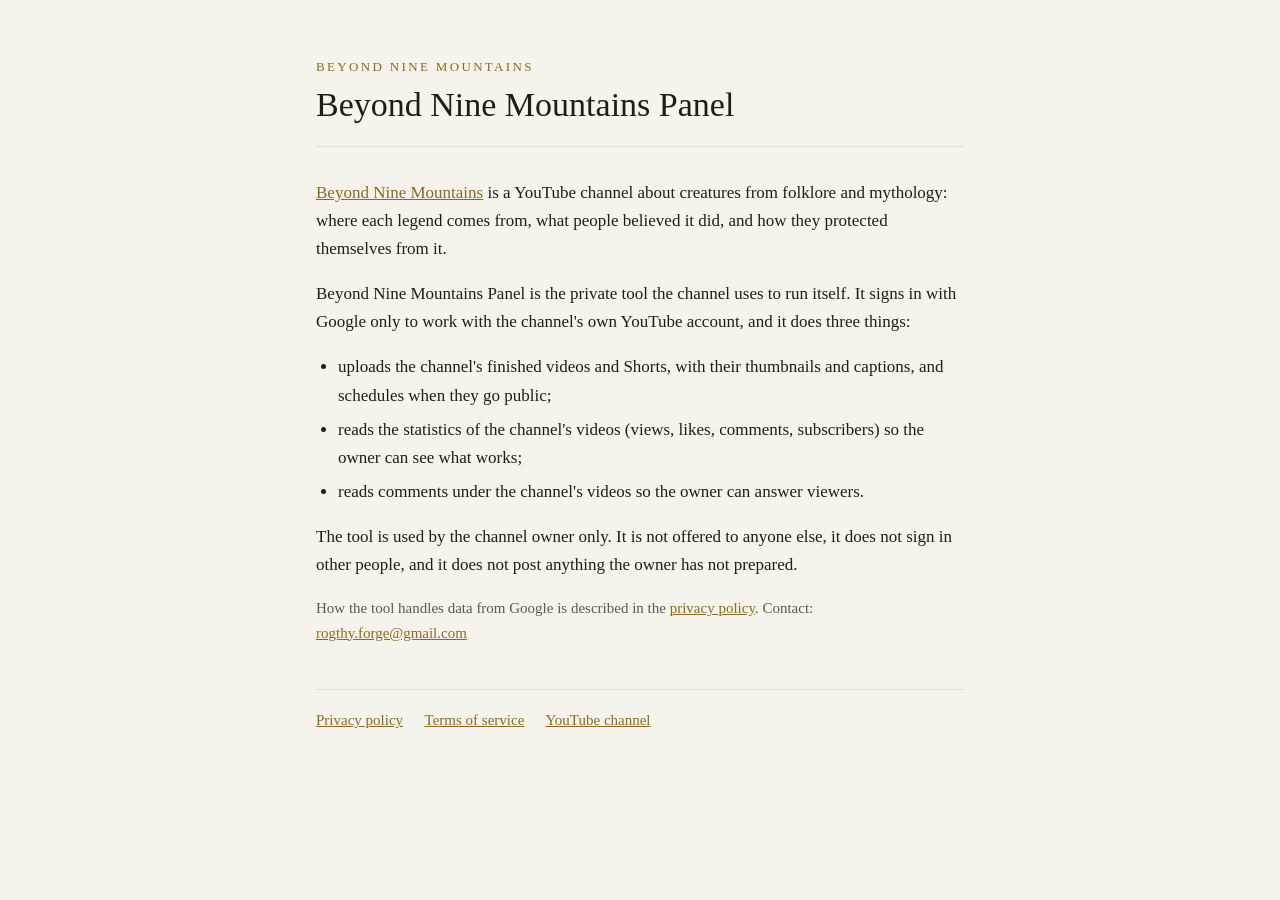
<file: index.html>
<!doctype html>
<html lang="en">
<head>
  <meta charset="utf-8">
  <meta name="viewport" content="width=device-width, initial-scale=1">
  <title>Beyond Nine Mountains Panel</title>
  <meta name="description" content="The private tool the Beyond Nine Mountains YouTube channel uses to publish its own videos and follow its own statistics.">
  <link rel="stylesheet" href="styl.css">
</head>
<body>
<main>
  <header>
    <p class="znacka">Beyond Nine Mountains</p>
    <h1>Beyond Nine Mountains Panel</h1>
  </header>

  <p><a href="https://www.youtube.com/@BeyondNineMountains">Beyond Nine Mountains</a> is a YouTube channel
    about creatures from folklore and mythology: where each legend comes from, what people believed it did,
    and how they protected themselves from it.</p>

  <p>Beyond Nine Mountains Panel is the private tool the channel uses to run itself. It signs in with Google
    only to work with the channel's own YouTube account, and it does three things:</p>
  <ul>
    <li>uploads the channel's finished videos and Shorts, with their thumbnails and captions, and schedules
      when they go public;</li>
    <li>reads the statistics of the channel's videos (views, likes, comments, subscribers) so the owner can
      see what works;</li>
    <li>reads comments under the channel's videos so the owner can answer viewers.</li>
  </ul>

  <p>The tool is used by the channel owner only. It is not offered to anyone else, it does not sign in other
    people, and it does not post anything the owner has not prepared.</p>

  <p class="pozn">How the tool handles data from Google is described in the
    <a href="privacy.html">privacy policy</a>. Contact: <a href="mailto:rogthy.forge@gmail.com">rogthy.forge@gmail.com</a></p>

  <nav>
    <a href="privacy.html">Privacy policy</a>
    <a href="terms.html">Terms of service</a>
    <a href="https://www.youtube.com/@BeyondNineMountains">YouTube channel</a>
  </nav>
</main>
</body>
</html>
</file>
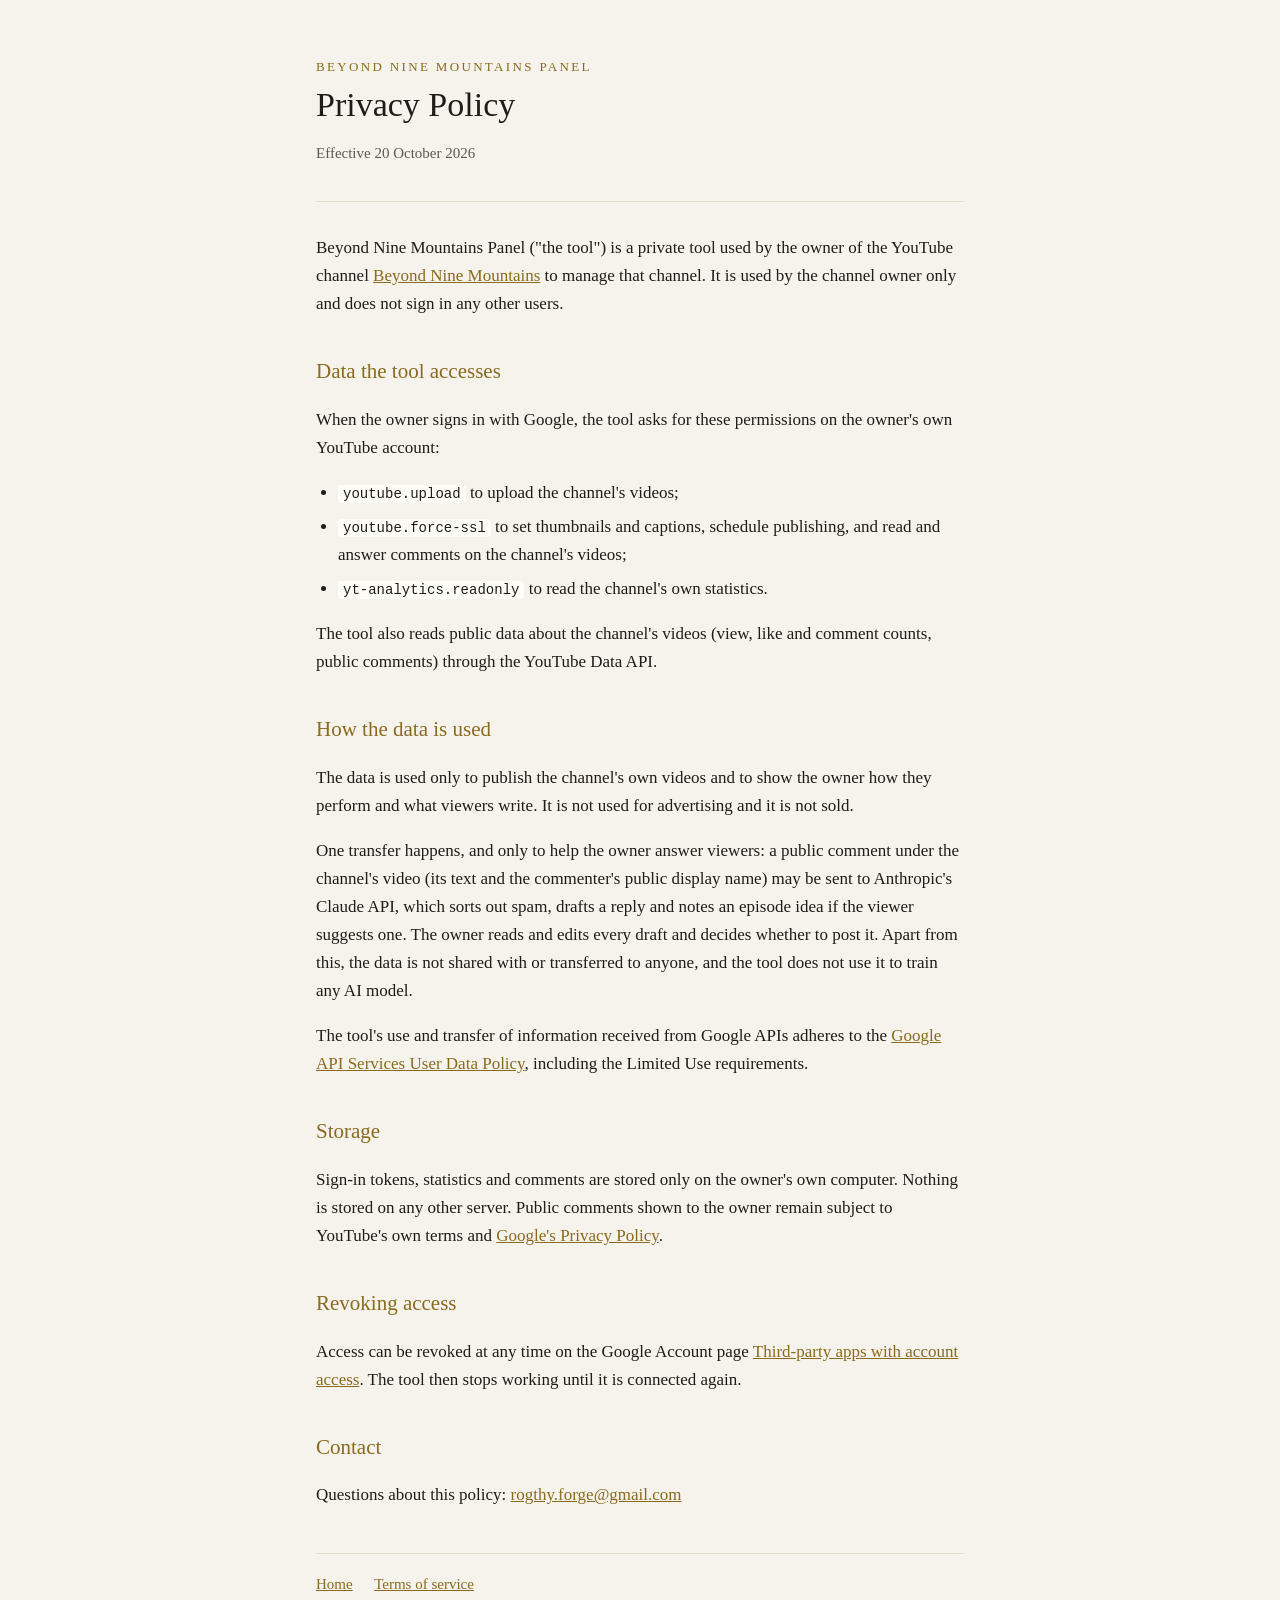
<file: privacy.html>
<!doctype html>
<html lang="en">
<head>
  <meta charset="utf-8">
  <meta name="viewport" content="width=device-width, initial-scale=1">
  <title>Privacy Policy</title>
  <meta name="description" content="How Beyond Nine Mountains Panel uses data from Google and YouTube.">
  <link rel="stylesheet" href="styl.css">
</head>
<body>
<main>
  <header>
    <p class="znacka">Beyond Nine Mountains Panel</p>
    <h1>Privacy Policy</h1>
    <p class="pozn">Effective 20 October 2026</p>
  </header>

  <p>Beyond Nine Mountains Panel ("the tool") is a private tool used by the owner of the YouTube channel
    <a href="https://www.youtube.com/@BeyondNineMountains">Beyond Nine Mountains</a> to manage that channel.
    It is used by the channel owner only and does not sign in any other users.</p>

  <h2>Data the tool accesses</h2>
  <p>When the owner signs in with Google, the tool asks for these permissions on the owner's own YouTube account:</p>
  <ul>
    <li><code>youtube.upload</code> to upload the channel's videos;</li>
    <li><code>youtube.force-ssl</code> to set thumbnails and captions, schedule publishing, and read and answer
      comments on the channel's videos;</li>
    <li><code>yt-analytics.readonly</code> to read the channel's own statistics.</li>
  </ul>
  <p>The tool also reads public data about the channel's videos (view, like and comment counts, public
    comments) through the YouTube Data API.</p>

  <h2>How the data is used</h2>
  <p>The data is used only to publish the channel's own videos and to show the owner how they perform and what
    viewers write. It is not used for advertising and it is not sold.</p>
  <p>One transfer happens, and only to help the owner answer viewers: a public comment under the channel's
    video (its text and the commenter's public display name) may be sent to Anthropic's Claude API, which
    sorts out spam, drafts a reply and notes an episode idea if the viewer suggests one. The owner reads and
    edits every draft and decides whether to post it. Apart from this, the data is not shared with or transferred to
    anyone, and the tool does not use it to train any AI model.</p>
  <p>The tool's use and transfer of information received from Google APIs adheres to the
    <a href="https://developers.google.com/terms/api-services-user-data-policy">Google API Services User Data Policy</a>,
    including the Limited Use requirements.</p>

  <h2>Storage</h2>
  <p>Sign-in tokens, statistics and comments are stored only on the owner's own computer. Nothing is stored on
    any other server. Public comments shown to the owner remain subject to YouTube's own terms and
    <a href="https://policies.google.com/privacy">Google's Privacy Policy</a>.</p>

  <h2>Revoking access</h2>
  <p>Access can be revoked at any time on the Google Account page
    <a href="https://myaccount.google.com/permissions">Third-party apps with account access</a>.
    The tool then stops working until it is connected again.</p>

  <h2>Contact</h2>
  <p>Questions about this policy: <a href="mailto:rogthy.forge@gmail.com">rogthy.forge@gmail.com</a></p>

  <nav>
    <a href="index.html">Home</a>
    <a href="terms.html">Terms of service</a>
  </nav>
</main>
</body>
</html>
</file>
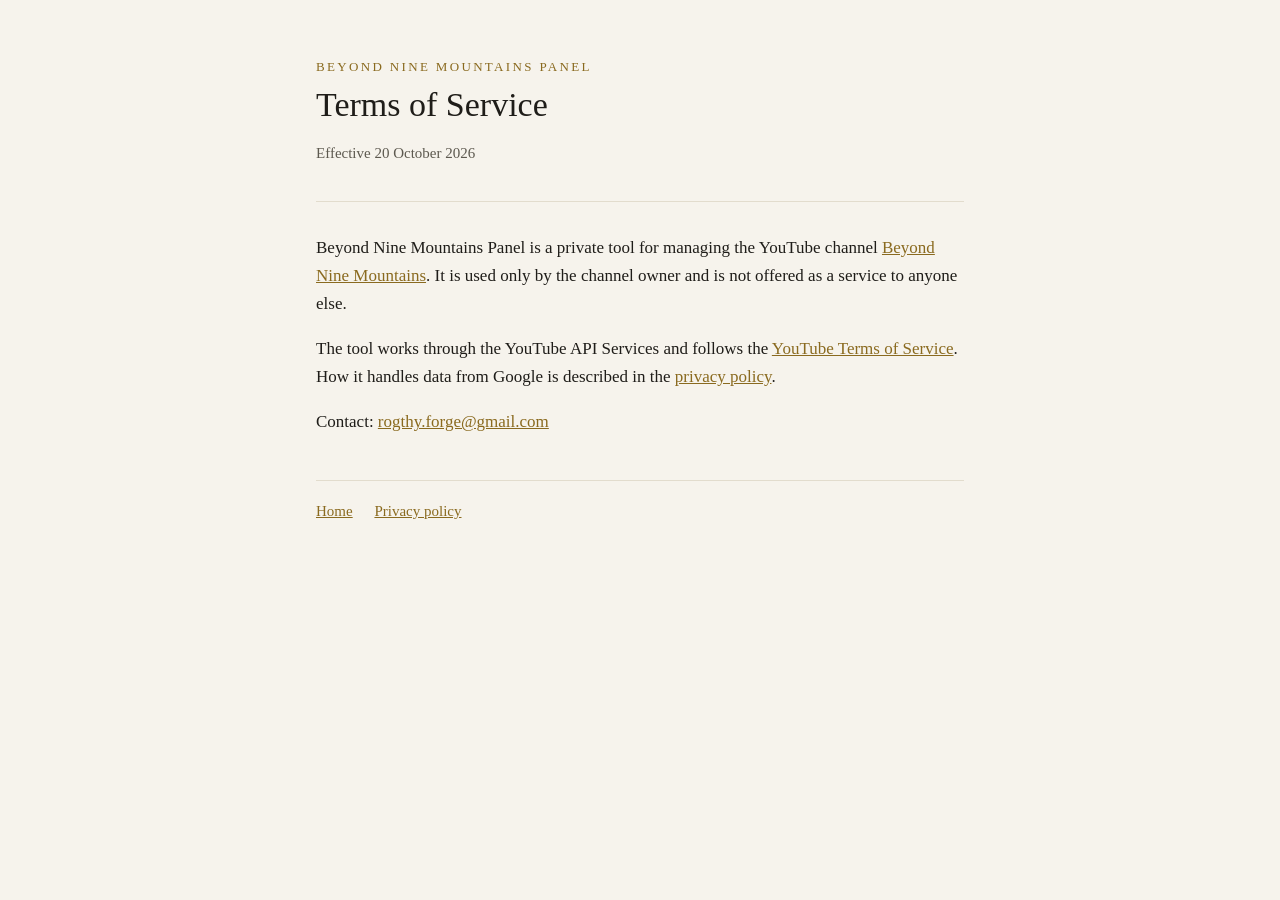
<file: terms.html>
<!doctype html>
<html lang="en">
<head>
  <meta charset="utf-8">
  <meta name="viewport" content="width=device-width, initial-scale=1">
  <title>Terms of Service</title>
  <meta name="description" content="Terms of service of Beyond Nine Mountains Panel.">
  <link rel="stylesheet" href="styl.css">
</head>
<body>
<main>
  <header>
    <p class="znacka">Beyond Nine Mountains Panel</p>
    <h1>Terms of Service</h1>
    <p class="pozn">Effective 20 October 2026</p>
  </header>

  <p>Beyond Nine Mountains Panel is a private tool for managing the YouTube channel
    <a href="https://www.youtube.com/@BeyondNineMountains">Beyond Nine Mountains</a>. It is used only by the
    channel owner and is not offered as a service to anyone else.</p>
  <p>The tool works through the YouTube API Services and follows the
    <a href="https://www.youtube.com/t/terms">YouTube Terms of Service</a>. How it handles data from Google is
    described in the <a href="privacy.html">privacy policy</a>.</p>
  <p>Contact: <a href="mailto:rogthy.forge@gmail.com">rogthy.forge@gmail.com</a></p>

  <nav>
    <a href="index.html">Home</a>
    <a href="privacy.html">Privacy policy</a>
  </nav>
</main>
</body>
</html>
</file>
<file: styl.css>
:root {
  --pozadi: #15161b;
  --plocha: #1d1f26;
  --text: #e4e0d6;
  --text-2: #a9a59b;
  --zlata: #d2b46a;
  --linka: #2e313b;
}
@media (prefers-color-scheme: light) {
  :root {
    --pozadi: #f6f3ec;
    --plocha: #fffdf8;
    --text: #1f1d19;
    --text-2: #5d594f;
    --zlata: #8a6a1f;
    --linka: #e2dccd;
  }
}
* { box-sizing: border-box; }
html { -webkit-text-size-adjust: 100%; }
body {
  margin: 0;
  background: var(--pozadi);
  color: var(--text);
  font: 17px/1.65 Georgia, "Iowan Old Style", "Palatino Linotype", serif;
}
main { max-width: 680px; margin: 0 auto; padding: 56px 16px 72px; }
header { border-bottom: 1px solid var(--linka); margin-bottom: 32px; padding-bottom: 20px; }
.znacka { color: var(--zlata); font-size: 13px; letter-spacing: .18em; text-transform: uppercase; margin: 0 0 8px; }
h1 { font-size: 34px; line-height: 1.2; margin: 0; font-weight: normal; }
h2 { font-size: 21px; margin: 36px 0 10px; font-weight: normal; color: var(--zlata); }
p, li { color: var(--text); }
.pozn { color: var(--text-2); font-size: 15px; }
a { color: var(--zlata); }
ul { padding-left: 22px; }
li { margin: 6px 0; }
nav { margin-top: 44px; padding-top: 18px; border-top: 1px solid var(--linka); font-size: 15px; }
nav a { margin-right: 18px; }
code { font-size: 14px; background: var(--plocha); padding: 1px 5px; border-radius: 4px; overflow-wrap: anywhere; }
</file>
